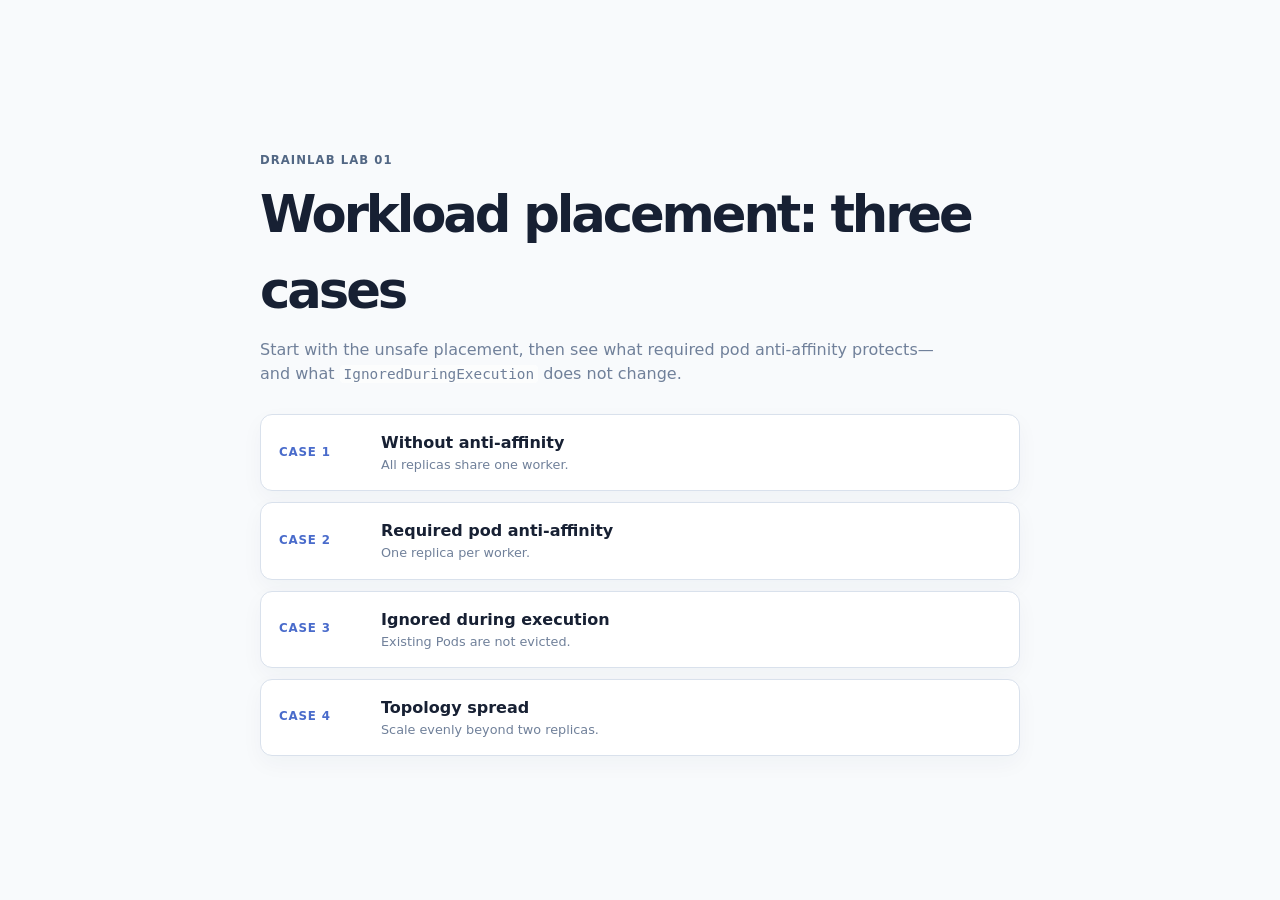
<file: docs/lab-01/index.html>
<!doctype html>
<meta http-equiv="refresh" content="0; url=../visualization.html">
<title>DrainLab Lab 01 · Workload placement visualizer</title>
<a href="../visualization.html">Open the Lab 01 placement visualizer</a>
</file>
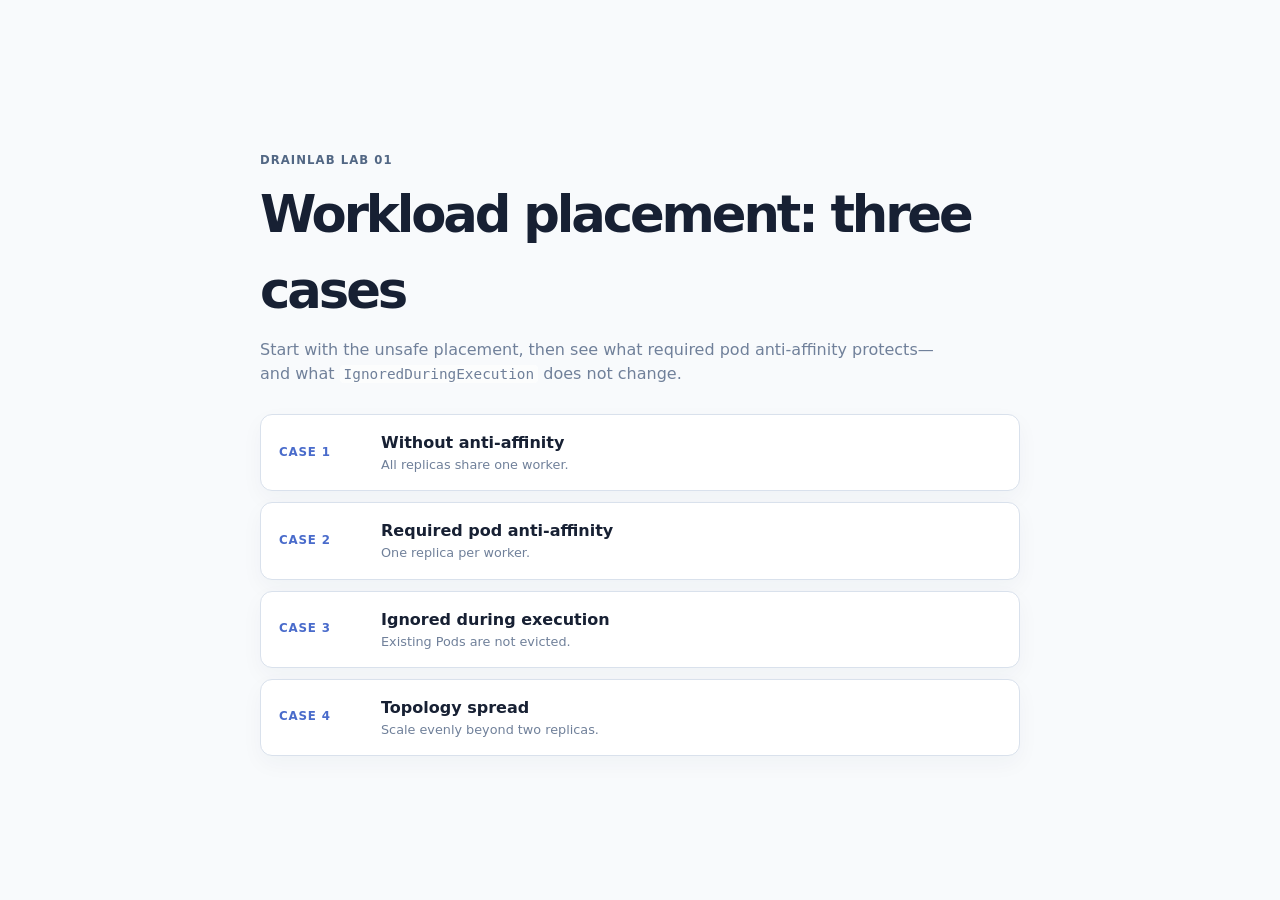
<file: docs/visualization.html>
<!doctype html>
<html lang="en">
<head>
  <meta charset="utf-8">
  <meta name="viewport" content="width=device-width, initial-scale=1">
  <title>DrainLab Lab 01 · Workload placement visualizer</title>
  <link rel="stylesheet" href="visualization.css">
</head>
<body>
  <main class="landing">
    <p class="eyebrow">DrainLab Lab 01</p>
    <h1>Workload placement: three cases</h1>
    <p class="intro">Start with the unsafe placement, then see what required pod anti-affinity protects—and what <code>IgnoredDuringExecution</code> does not change.</p>
    <nav class="case-menu" aria-label="Choose a case">
      <a href="cases/without-anti-affinity.html"><span>Case 1</span><strong>Without anti-affinity</strong><small>All replicas share one worker.</small></a>
      <a href="cases/required-pod-anti-affinity.html"><span>Case 2</span><strong>Required pod anti-affinity</strong><small>One replica per worker.</small></a>
      <a href="cases/ignored-during-execution.html"><span>Case 3</span><strong>Ignored during execution</strong><small>Existing Pods are not evicted.</small></a>
      <a href="cases/topology-spread.html"><span>Case 4</span><strong>Topology spread</strong><small>Scale evenly beyond two replicas.</small></a>
    </nav>
  </main>
</body>
</html>
</file>
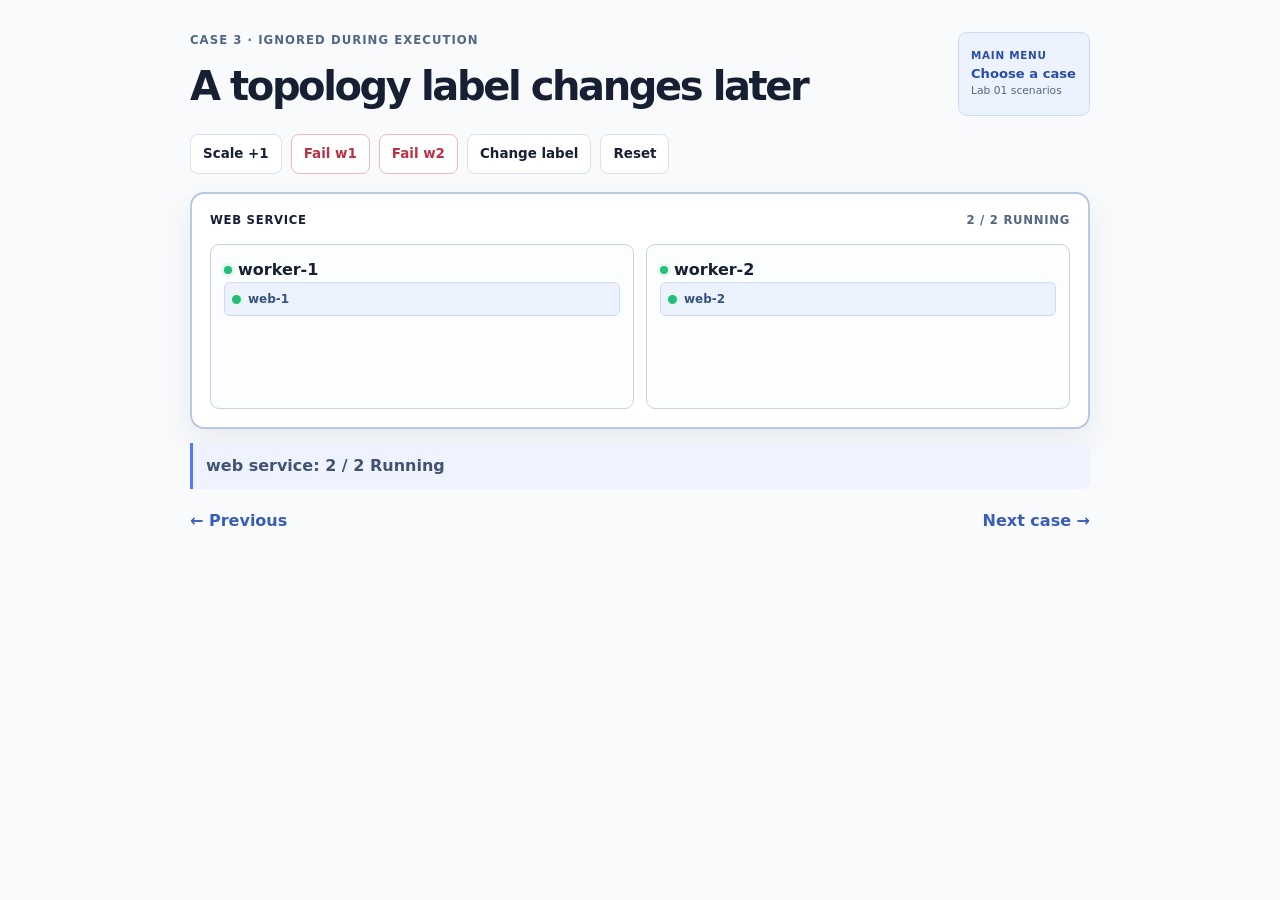
<file: docs/cases/ignored-during-execution.html>
<!doctype html><html lang="en"><head><meta charset="utf-8"><meta name="viewport" content="width=device-width, initial-scale=1"><title>Case 3 · Ignored during execution</title><link rel="stylesheet" href="../visualization.css?v=topology"></head><body><main><div id="app" data-case="ignored"></div></main><script src="visualization.js?v=topology"></script></body></html>
</file>
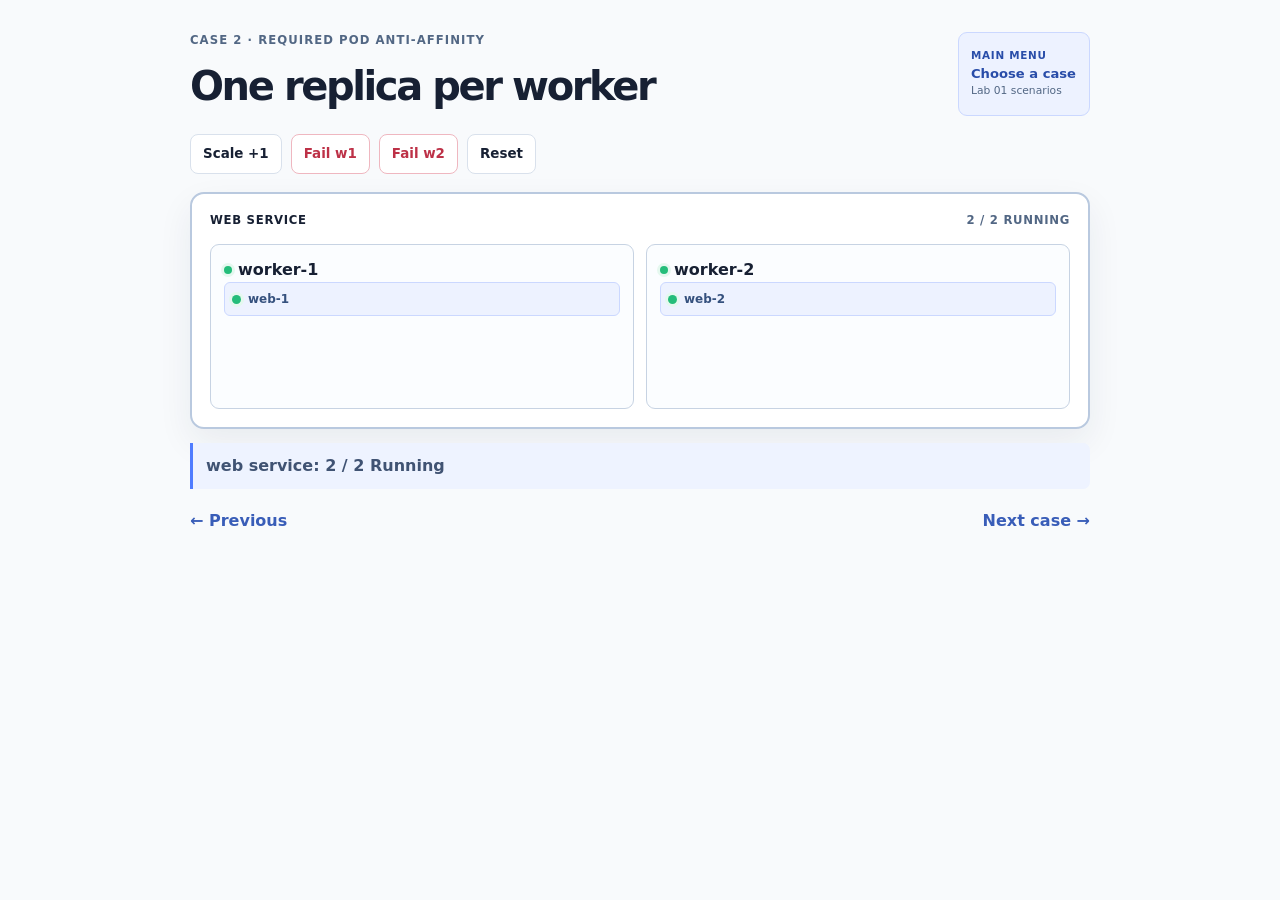
<file: docs/cases/required-pod-anti-affinity.html>
<!doctype html><html lang="en"><head><meta charset="utf-8"><meta name="viewport" content="width=device-width, initial-scale=1"><title>Case 2 · Required pod anti-affinity</title><link rel="stylesheet" href="../visualization.css?v=topology"></head><body><main><div id="app" data-case="required"></div></main><script src="visualization.js?v=topology"></script></body></html>
</file>
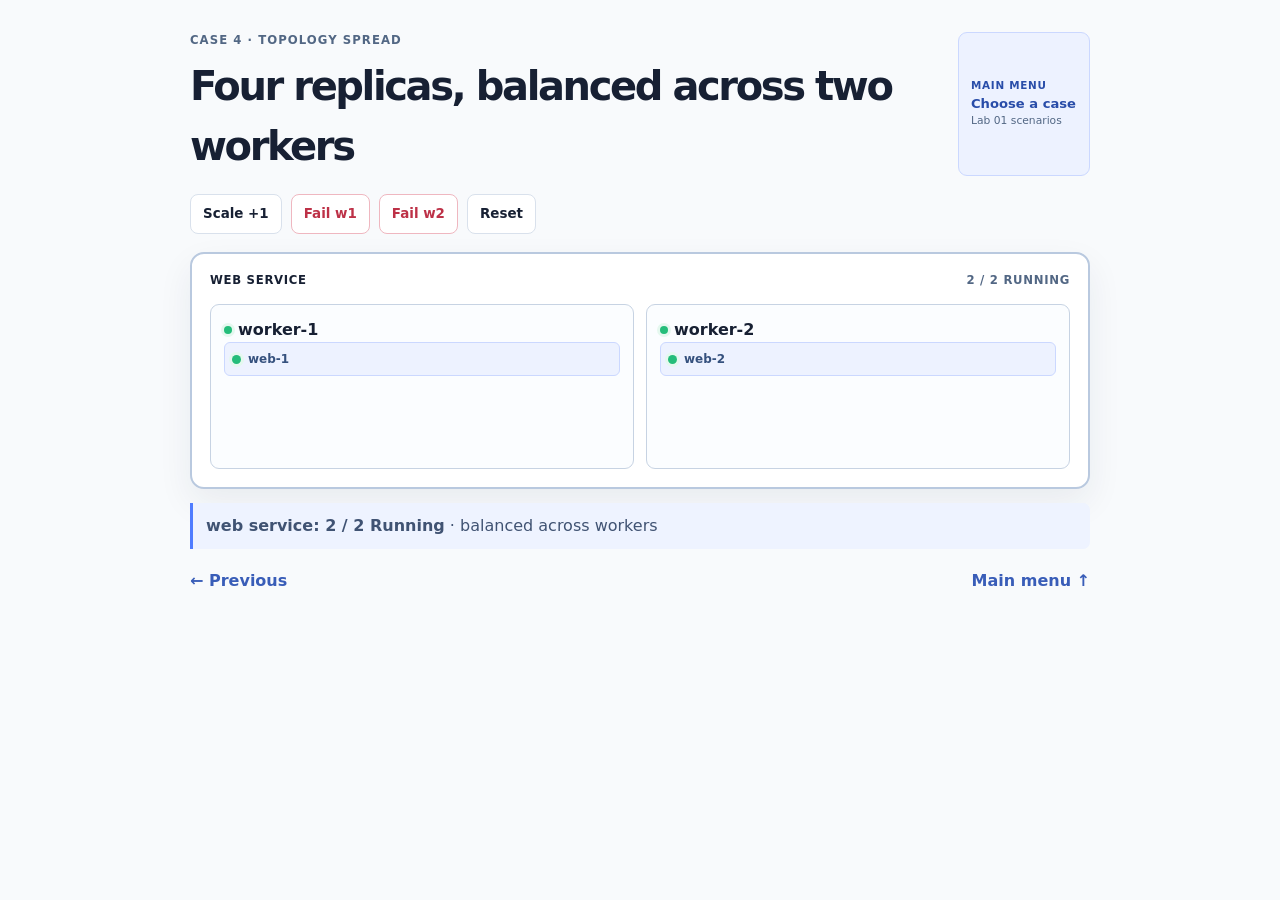
<file: docs/cases/topology-spread.html>
<!doctype html><html lang="en"><head><meta charset="utf-8"><meta name="viewport" content="width=device-width, initial-scale=1"><title>Case 4 · Topology spread</title><link rel="stylesheet" href="../visualization.css?v=topology"></head><body><main><div id="app" data-case="topology"></div></main><script src="visualization.js?v=topology"></script></body></html>
</file>
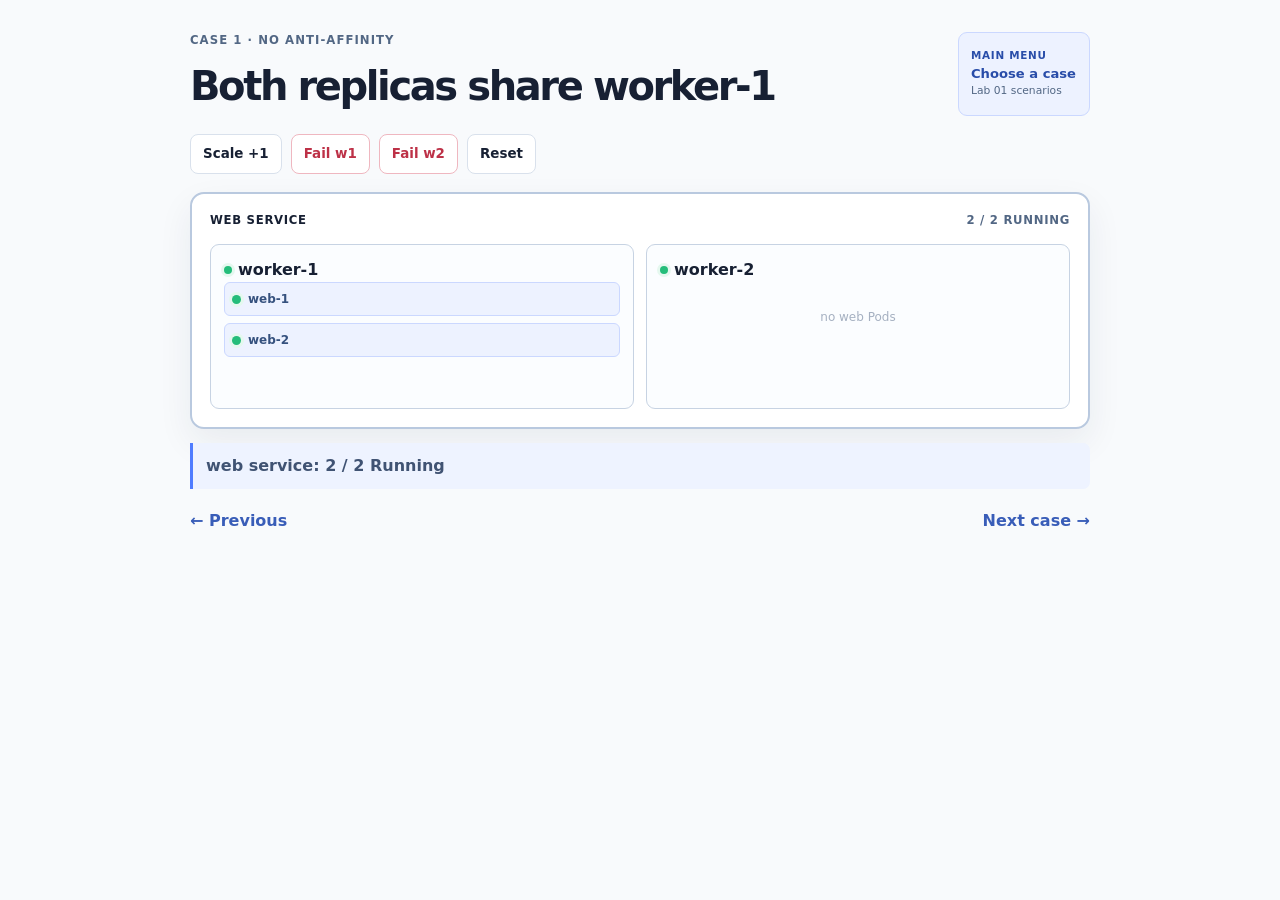
<file: docs/cases/without-anti-affinity.html>
<!doctype html><html lang="en"><head><meta charset="utf-8"><meta name="viewport" content="width=device-width, initial-scale=1"><title>Case 1 · Without anti-affinity</title><link rel="stylesheet" href="../visualization.css?v=topology"></head><body><main><div id="app" data-case="without"></div></main><script src="visualization.js?v=topology"></script></body></html>
</file>
<file: docs/visualization.css>
:root { --ink:#172033; --muted:#70809a; --line:#d9e1ec; --blue:#4f7cff; --blue-soft:#edf2ff; --green:#24bd7a; --red:#ef6074; --amber:#f2a948; --bg:#f8fafc; }
* { box-sizing:border-box; }
body { margin:0; min-height:100vh; padding:32px; color:var(--ink); background:var(--bg); font:16px/1.5 Inter,ui-sans-serif,system-ui,sans-serif; }
main { width:min(900px,100%); margin:auto; }.landing { width:min(760px,100%); padding-top:min(16vh,120px); }.eyebrow { margin:0 0 6px; color:#526784; font-size:.73rem; font-weight:850; letter-spacing:.09em; text-transform:uppercase; }h1 { margin:0; font-size:clamp(2rem,5vw,3.2rem); letter-spacing:-.06em; }.intro { max-width:680px; margin:9px 0 28px; color:var(--muted); }.case-menu { display:grid; gap:11px; }.case-menu a { display:grid; grid-template-columns:90px 1fr; column-gap:12px; align-items:center; padding:16px 18px; border:1px solid var(--line); border-radius:12px; background:#fff; color:var(--ink); text-decoration:none; box-shadow:0 8px 22px rgba(31,47,73,.04); }.case-menu a:hover { border-color:var(--blue); background:var(--blue-soft); transform:translateY(-1px); }.case-menu span { grid-row:span 2; color:#496bcb; font-size:.74rem; font-weight:850; letter-spacing:.07em; text-transform:uppercase; }.case-menu strong { font-size:1rem; }.case-menu small { color:var(--muted); font-size:.8rem; }
.page-head { display:flex; justify-content:space-between; gap:18px; margin-bottom:18px; }.page-head h1 { font-size:clamp(1.7rem,4vw,2.5rem); }.menu-card { display:grid; align-content:center; min-width:132px; padding:10px 12px; border:1px solid #cbd8ff; border-radius:9px; background:var(--blue-soft); color:#294da9; text-decoration:none; }.menu-card:hover { border-color:var(--blue); }.menu-card span { font-size:.65rem; font-weight:850; letter-spacing:.07em; text-transform:uppercase; }.menu-card strong { font-size:.82rem; }.menu-card small { color:#526784; font-size:.67rem; }.pager a:hover { text-decoration:underline; }.case-copy { display:none; }.cluster { padding:18px; border:2px solid #b9c9df; border-radius:14px; background:#fff; box-shadow:0 14px 35px rgba(31,47,73,.07); }.cluster-head { display:flex; justify-content:space-between; gap:10px; margin-bottom:15px; color:#526784; font-size:.73rem; font-weight:820; letter-spacing:.06em; text-transform:uppercase; }.cluster-head strong { color:var(--ink); }.nodes { display:grid; grid-template-columns:1fr 1fr; gap:12px; }.node { min-height:165px; padding:13px; border:1px solid #c7d3e3; border-radius:9px; background:#fbfdff; }.node.failed { border-color:#e5adb6; background:#fff5f6; filter:saturate(.62); }.node.changed { border-color:#ecd293; background:#fffaf0; }.node-top { display:flex; justify-content:space-between; gap:7px; align-items:center; }.node-name { display:flex; align-items:center; gap:6px; font-weight:800; }.node-dot { width:8px; height:8px; border-radius:50%; background:var(--green); box-shadow:0 0 0 3px #e5f8ef; }.failed .node-dot { background:var(--red); box-shadow:0 0 0 3px #ffeaed; }.changed .node-dot { background:var(--amber); box-shadow:0 0 0 3px #fff0d2; }.state { display:none; }.label { margin:7px 0 12px; color:#966810; font-size:.7rem; }.pods { display:grid; gap:7px; }.pod { display:flex; align-items:center; gap:7px; padding:7px; border:1px solid #cbd8ff; border-radius:6px; background:var(--blue-soft); color:#35517e; font-size:.75rem; font-weight:720; }.pod::before { content:""; width:9px; height:9px; flex:0 0 9px; border-radius:50%; background:var(--green); box-shadow:0 0 0 3px #e5f8ef; }.pod.lost { border-color:#e5adb6; background:#fff0f2; color:#a54454; text-decoration:line-through; }.pod.lost::before { background:var(--red); box-shadow:0 0 0 3px #ffeaed; }.pod.pending::before { background:var(--amber); box-shadow:0 0 0 3px #fff0d2; }.empty { display:grid; place-items:center; height:70px; color:#a5b0c1; font-size:.75rem; }.scheduler-queue { display:grid; grid-template-columns:auto 1fr; gap:7px; align-items:center; margin-top:12px; padding:9px 10px; border:1px dashed #e1be69; border-radius:7px; background:#fffaf0; color:#88621a; font-size:.72rem; }.scheduler-queue strong { text-transform:uppercase; font-size:.62rem; letter-spacing:.06em; }.scheduler-queue small { display:none; }.outcome { margin-top:14px; padding:11px 13px; border-left:3px solid var(--blue); border-radius:0 7px 7px 0; background:#eef3ff; color:#405373; }.outcome.down { border-color:var(--red); background:#fff0f2; color:#a63f50; }.outcome.note { border-color:var(--amber); background:#fffaf0; color:#86601b; }.pager { display:flex; justify-content:space-between; gap:16px; margin-top:20px; }.pager a { color:#395db8; font-weight:760; text-decoration:none; }code { padding:1px 4px; border-radius:4px; background:rgba(255,255,255,.6); font-size:.9em; }
.controls { display:flex; flex-wrap:wrap; gap:9px; margin:0 0 18px; }.controls button { padding:9px 12px; border:1px solid var(--line); border-radius:8px; background:#fff; color:var(--ink); font:inherit; font-size:.84rem; font-weight:760; cursor:pointer; }.controls button:hover:not(:disabled) { border-color:var(--blue); background:var(--blue-soft); }.controls .fail { border-color:#efb7c0; color:#bd3147; }.controls .fail:hover:not(:disabled) { background:#fff0f2; }.controls button:disabled { opacity:.45; cursor:not-allowed; }
@media (max-width:600px) { body { padding:20px; }.case-menu a { grid-template-columns:1fr; }.case-menu span { grid-row:auto; margin-bottom:4px; }.page-head { display:block; }.back { display:inline-block; margin-top:10px; }.nodes { grid-template-columns:1fr; }.node { min-height:150px; } }
</file>
